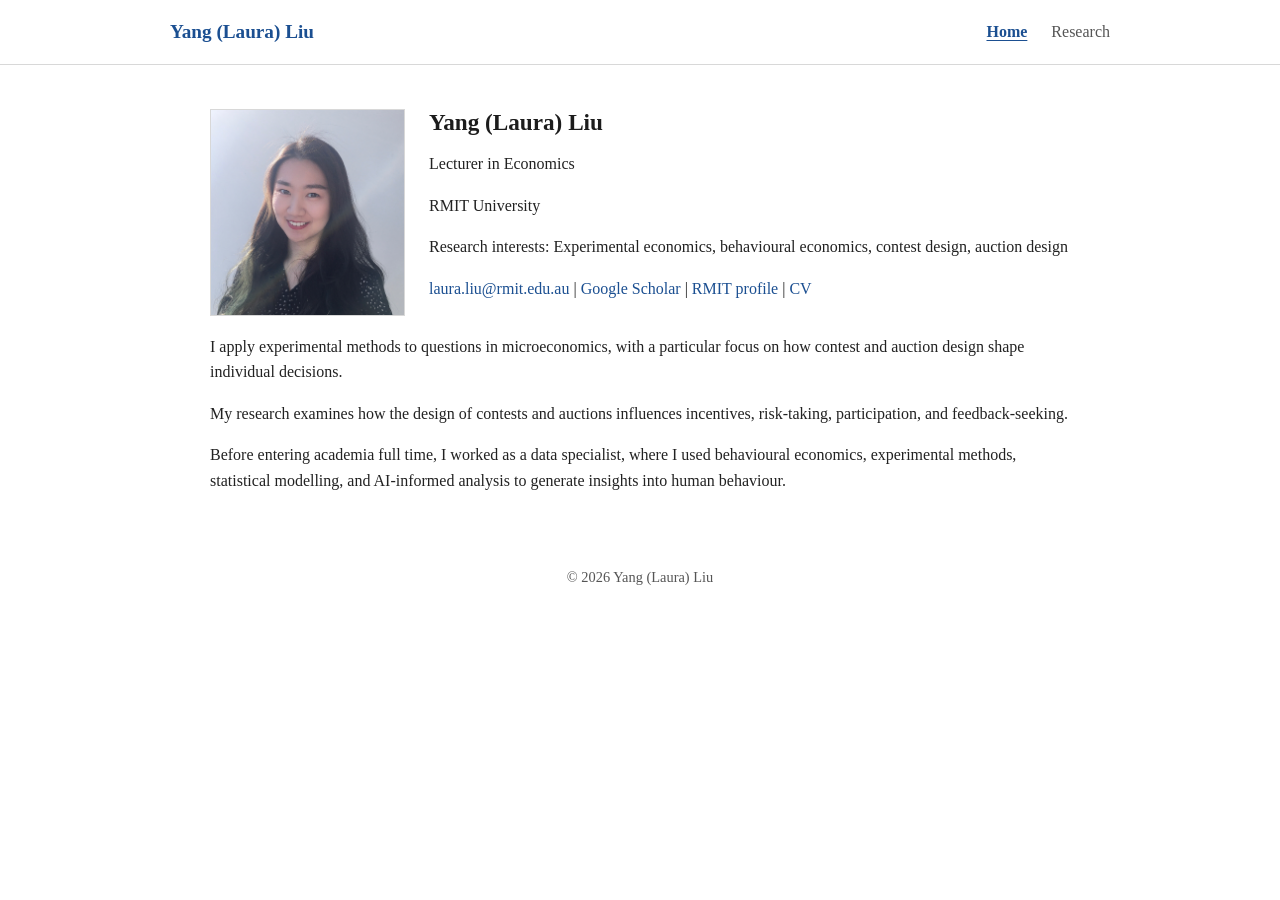
<file: index.html>
<!DOCTYPE html>
<html lang="en">
<head>
  <meta charset="UTF-8">
  <meta name="viewport" content="width=device-width, initial-scale=1.0">
  <title>Yang (Laura) Liu | Lecturer in Economics</title>
  <meta
    name="description"
    content="Academic website for Yang (Laura) Liu, Lecturer in Economics at RMIT University."
  >
  <link rel="canonical" href="https://lauraliu.net/">
  <meta name="theme-color" content="#f7f4ee">
  <meta property="og:type" content="website">
  <meta property="og:title" content="Yang (Laura) Liu | Lecturer in Economics">
  <meta
    property="og:description"
    content="Academic website for Yang (Laura) Liu, Lecturer in Economics at RMIT University."
  >
  <meta property="og:url" content="https://lauraliu.net/">
  <link rel="stylesheet" href="styles.css">
</head>
<body>
  <a class="skip-link" href="#main-content">Skip to content</a>
  <header class="site-header">
    <div class="container header-inner">
      <a class="site-title" href="index.html">Yang (Laura) Liu</a>
      <nav class="site-nav" aria-label="Main navigation">
        <a href="index.html" aria-current="page">Home</a>
        <a href="research.html">Research</a>
      </nav>
    </div>
  </header>

  <main id="main-content">
    <section class="page-section">
      <div class="container narrow">
        <div class="intro-layout">
          <img
            class="profile-portrait"
            src="IMG_2043.JPG"
            alt="Portrait of Yang (Laura) Liu"
          >
          <div class="intro-summary">
            <h2>Yang (Laura) Liu</h2>
            <p>Lecturer in Economics</p>
            <p>RMIT University</p>
            <p>
              Research interests: Experimental economics, behavioural economics,
              contest design, auction design
            </p>
            <p>
              <a href="mailto:laura.liu@rmit.edu.au">laura.liu@rmit.edu.au</a>
              |
              <a href="https://scholar.google.com/citations?user=vFVPQ-MAAAAJ&hl=en" target="_blank" rel="noopener noreferrer">Google Scholar</a>
              |
              <a href="https://www.rmit.edu.au/profiles/l/laura-liu" target="_blank" rel="noopener noreferrer">RMIT profile</a>
              |
              <a href="https://drive.google.com/file/d/1Y7hkm9gHLPEryfQ_EQfa57wWKYTizyvP/view?usp=drive_link" target="_blank" rel="noopener noreferrer">CV</a>
            </p>
          </div>
        </div>
        <div class="intro-body">
          <p>
            I apply experimental methods to questions in microeconomics, with a
            particular focus on how contest and auction design shape individual
            decisions.
          </p>
          <p>
            My research examines how the design of contests and auctions
            influences incentives, risk-taking, participation, and
            feedback-seeking.
          </p>
          <p>
            Before entering academia full time, I worked as a data specialist,
            where I used behavioural economics, experimental methods,
            statistical modelling, and AI-informed analysis to generate
            insights into human behaviour.
          </p>
        </div>
      </div>
    </section>

  </main>

  <footer class="site-footer">
    <div class="container footer-inner">
      <p>&copy; <span id="year">2026</span> Yang (Laura) Liu</p>
    </div>
  </footer>

  <script>
    document.getElementById("year").textContent = new Date().getFullYear();
  </script>
</body>
</html>
</file>
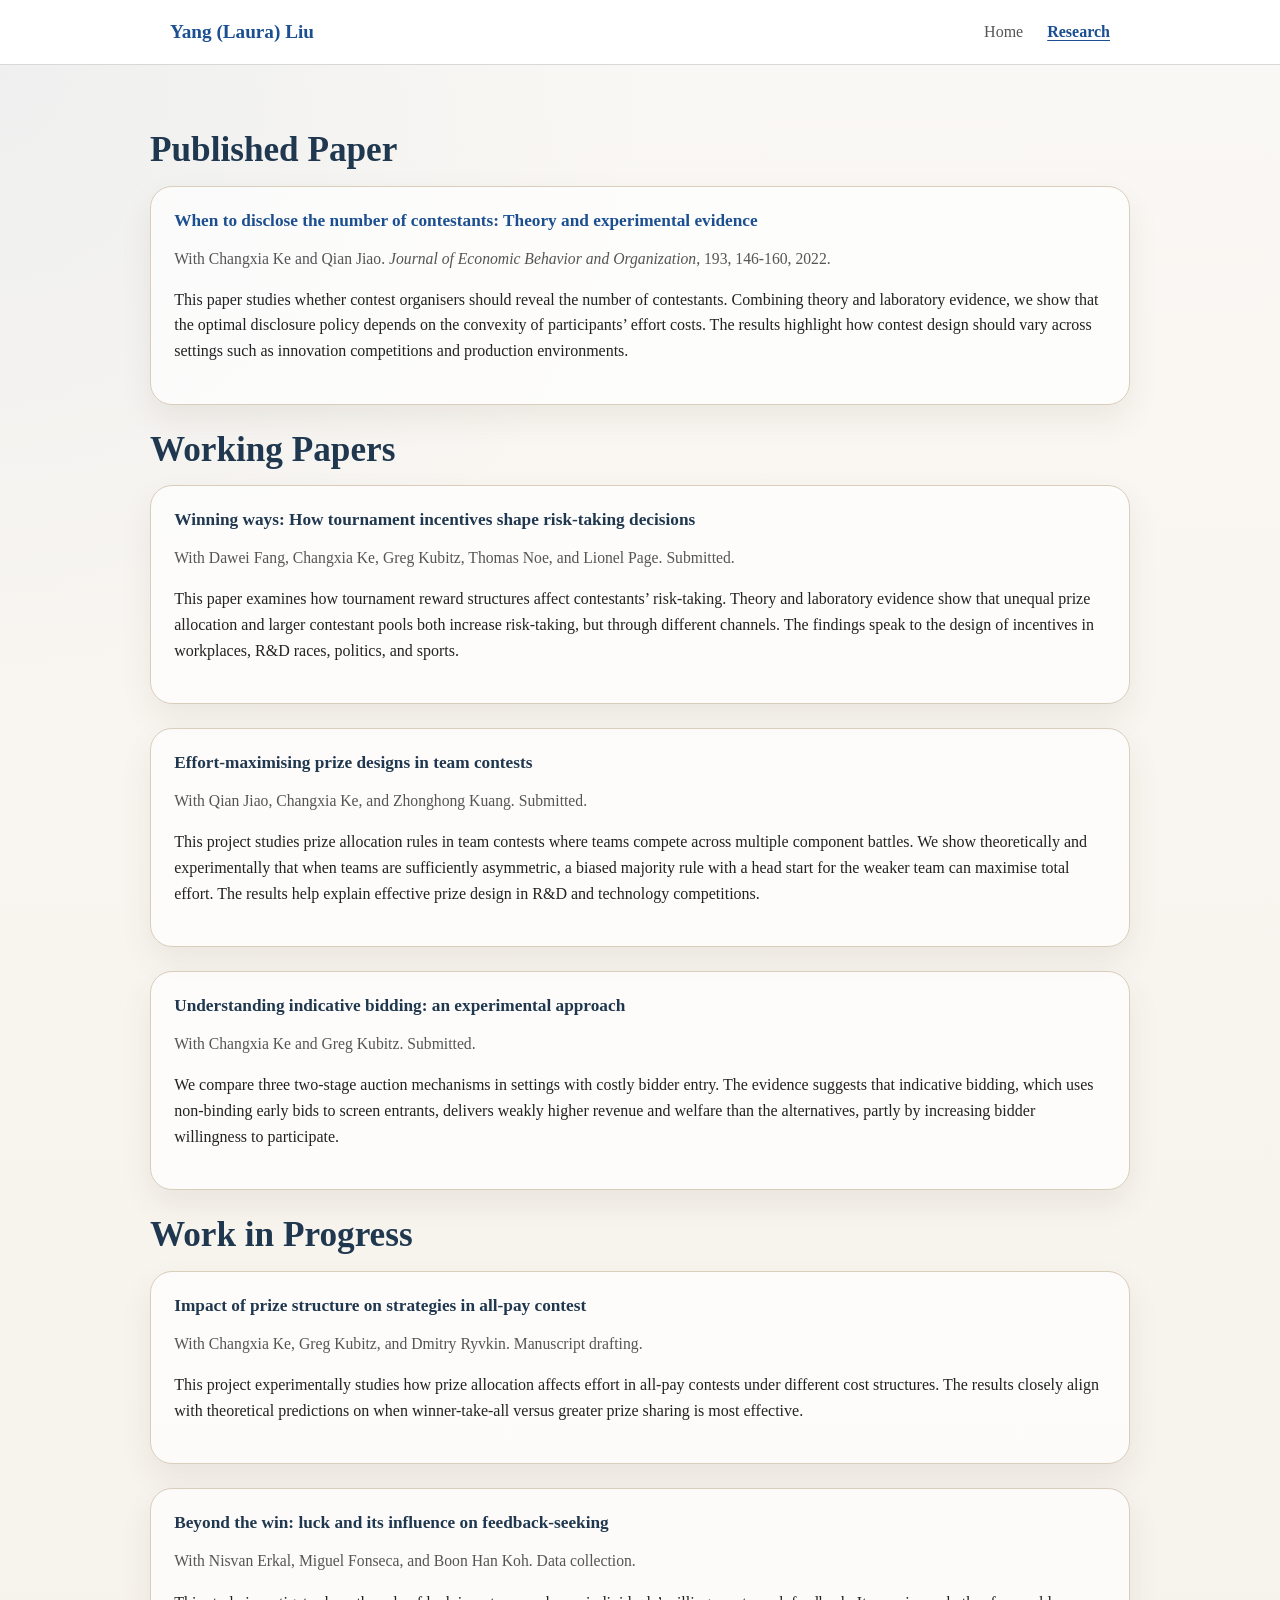
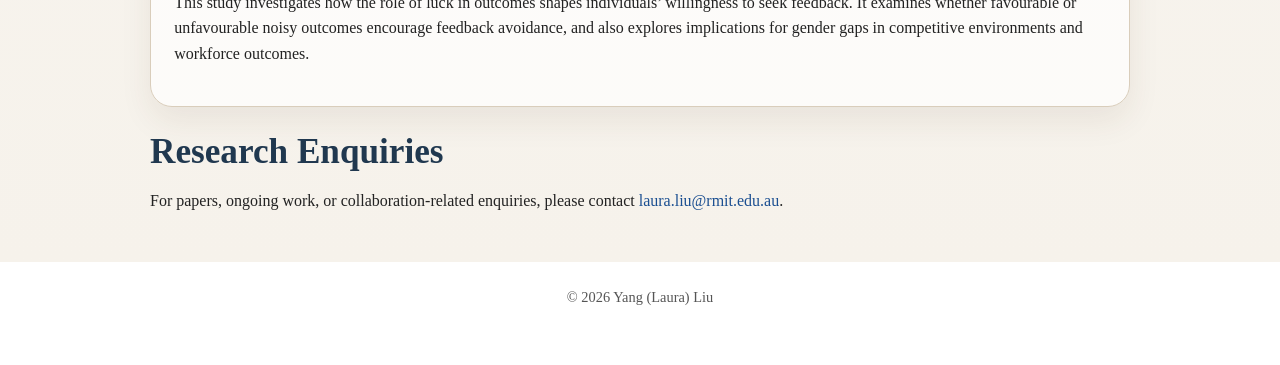
<file: research.html>
<!DOCTYPE html>
<html lang="en">
<head>
  <meta charset="UTF-8">
  <meta name="viewport" content="width=device-width, initial-scale=1.0">
  <title>Research | Yang (Laura) Liu</title>
  <meta
    name="description"
    content="Research by Yang (Laura) Liu in experimental economics, contest design, and auction design."
  >
  <link rel="canonical" href="https://lauraliu.net/research.html">
  <meta name="theme-color" content="#f7f4ee">
  <meta property="og:type" content="website">
  <meta property="og:title" content="Research | Yang (Laura) Liu">
  <meta
    property="og:description"
    content="Research by Yang (Laura) Liu in experimental economics, contest design, and auction design."
  >
  <meta property="og:url" content="https://lauraliu.net/research.html">
  <link rel="stylesheet" href="styles.css">
</head>
<body>
  <a class="skip-link" href="#main-content">Skip to content</a>
  <header class="site-header">
    <div class="container header-inner">
      <a class="site-title" href="index.html">Yang (Laura) Liu</a>
      <nav class="site-nav" aria-label="Main navigation">
        <a href="index.html">Home</a>
        <a href="research.html" aria-current="page">Research</a>
      </nav>
    </div>
  </header>

  <main id="main-content">
    <section class="page-section research-page">
      <div class="container narrow">
      

        <h2>Published Paper</h2>
        <article class="research-item">
          <h3>
            <a href="https://www.sciencedirect.com/science/article/abs/pii/S0167268121004911" target="_blank" rel="noopener noreferrer">
              When to disclose the number of contestants: Theory and experimental evidence
            </a>
          </h3>
          <p class="research-meta">
            With Changxia Ke and Qian Jiao. <em>Journal of Economic Behavior and Organization</em>,
            193, 146-160, 2022.
          </p>
          <p>
            This paper studies whether contest organisers should reveal the
            number of contestants. Combining theory and laboratory evidence, we
            show that the optimal disclosure policy depends on the convexity of
            participants&rsquo; effort costs. The results highlight how contest design
            should vary across settings such as innovation competitions and
            production environments.
          </p>
        </article>

        <h2>Working Papers</h2>
        <article class="research-item">
          <h3>Winning ways: How tournament incentives shape risk-taking decisions</h3>
          <p class="research-meta">
            With Dawei Fang, Changxia Ke, Greg Kubitz, Thomas Noe, and Lionel Page. Submitted.
          </p>
          <p>
            This paper examines how tournament reward structures affect
            contestants&rsquo; risk-taking. Theory and laboratory evidence show that
            unequal prize allocation and larger contestant pools both increase
            risk-taking, but through different channels. The findings speak to
            the design of incentives in workplaces, R&amp;D races, politics, and
            sports.
          </p>
        </article>

        <article class="research-item">
          <h3>Effort-maximising prize designs in team contests</h3>
          <p class="research-meta">
            With Qian Jiao, Changxia Ke, and Zhonghong Kuang. Submitted.
          </p>
          <p>
            This project studies prize allocation rules in team contests where
            teams compete across multiple component battles. We show
            theoretically and experimentally that when teams are sufficiently
            asymmetric, a biased majority rule with a head start for the weaker
            team can maximise total effort. The results help explain effective
            prize design in R&amp;D and technology competitions.
          </p>
        </article>

        <article class="research-item">
          <h3>Understanding indicative bidding: an experimental approach</h3>
          <p class="research-meta">
            With Changxia Ke and Greg Kubitz. Submitted.
          </p>
          <p>
            We compare three two-stage auction mechanisms in settings with
            costly bidder entry. The evidence suggests that indicative bidding,
            which uses non-binding early bids to screen entrants, delivers
            weakly higher revenue and welfare than the alternatives, partly by
            increasing bidder willingness to participate.
          </p>
        </article>

        <h2>Work in Progress</h2>
        <article class="research-item">
          <h3>Impact of prize structure on strategies in all-pay contest</h3>
          <p class="research-meta">
            With Changxia Ke, Greg Kubitz, and Dmitry Ryvkin. Manuscript drafting.
          </p>
          <p>
            This project experimentally studies how prize allocation affects
            effort in all-pay contests under different cost structures. The
            results closely align with theoretical predictions on when
            winner-take-all versus greater prize sharing is most effective.
          </p>
        </article>

        <article class="research-item">
          <h3>Beyond the win: luck and its influence on feedback-seeking</h3>
          <p class="research-meta">
            With Nisvan Erkal, Miguel Fonseca, and Boon Han Koh. Data collection.
          </p>
          <p>
            This study investigates how the role of luck in outcomes shapes
            individuals&rsquo; willingness to seek feedback. It examines whether
            favourable or unfavourable noisy outcomes encourage feedback
            avoidance, and also explores implications for gender gaps in
            competitive environments and workforce outcomes.
          </p>
        </article>

        <h2>Research Enquiries</h2>
        <p>
          For papers, ongoing work, or collaboration-related enquiries, please
          contact <a href="mailto:laura.liu@rmit.edu.au">laura.liu@rmit.edu.au</a>.
        </p>
      </div>
    </section>
  </main>

  <footer class="site-footer">
    <div class="container footer-inner">
      <p>&copy; <span id="year">2026</span> Yang (Laura) Liu</p>
    </div>
  </footer>

  <script>
    document.getElementById("year").textContent = new Date().getFullYear();
  </script>
</body>
</html>
</file>
<file: styles.css>
:root {
  --bg: #ffffff;
  --text: #222222;
  --muted: #555555;
  --line: #d8d8d8;
  --accent: #1b4f91;
  --max-width: 940px;
}

*,
*::before,
*::after {
  box-sizing: border-box;
}

html {
  scroll-behavior: smooth;
}

body {
  margin: 0;
  font-family: Georgia, "Times New Roman", Times, serif;
  color: var(--text);
  background: var(--bg);
  line-height: 1.6;
}

a {
  color: var(--accent);
  text-decoration: none;
}

a:hover,
a:focus {
  text-decoration: underline;
}

img {
  max-width: 100%;
  display: block;
}

.container {
  width: min(100% - 2rem, var(--max-width));
  margin: 0 auto;
}

.narrow {
  width: min(100% - 2rem, 860px);
}

.site-header {
  background: #ffffff;
  border-bottom: 1px solid var(--line);
}

.skip-link {
  position: absolute;
  left: 1rem;
  top: -3rem;
  padding: 0.65rem 0.9rem;
  background: var(--accent);
  color: #ffffff;
  border-radius: 0 0 0.75rem 0.75rem;
  z-index: 20;
}

.skip-link:focus {
  top: 0;
}

.header-inner {
  display: flex;
  align-items: center;
  justify-content: space-between;
  gap: 1.5rem;
  min-height: 4rem;
}

.site-title {
  font-size: 1.2rem;
  font-weight: 700;
  letter-spacing: 0;
}

.site-nav {
  display: flex;
  flex-wrap: wrap;
  justify-content: flex-end;
  gap: 1rem 1.5rem;
}

.site-nav a {
  font-size: 1rem;
  color: var(--muted);
}

.site-nav a[aria-current="page"] {
  color: var(--accent);
  font-weight: 700;
  text-decoration: underline;
  text-underline-offset: 0.18em;
}

h1,
h2,
h3 {
  margin: 0 0 0.9rem;
  line-height: 1.2;
  color: #1c1c1c;
}

h1 { font-size: clamp(2rem, 5vw, 2.8rem); }

h2 { font-size: 1.45rem; }

h3 { font-size: 1.08rem; }

p {
  margin: 0 0 1rem;
}

.page-section {
  padding: 2.75rem 0 2rem;
}

.page-section + .page-section {
  border-top: 1px solid var(--line);
}

.intro-layout {
  display: flex;
  align-items: flex-start;
  gap: 1.5rem;
}

.intro-summary {
  min-width: 0;
}

.intro-body {
  margin-top: 1rem;
}

.profile-portrait {
  display: block;
  width: 195px;
  height: auto;
  margin: 0;
  border: 1px solid var(--line);
  background: #f5f5f5;
}

.research-item {
  margin-bottom: 1.25rem;
}

.research-meta {
  color: var(--muted);
  font-size: 0.95rem;
}

.research-page {
  background:
    radial-gradient(circle at top left, rgba(27, 79, 145, 0.05), transparent 30%),
    linear-gradient(180deg, #faf8f4 0%, #f6f2eb 100%);
}

.research-page .container.narrow {
  width: min(100% - 2rem, 980px);
}

.research-page h1,
.research-page h2,
.research-page h3 {
  color: #20384f;
}

.research-page h2 {
  font-size: clamp(1.8rem, 3vw, 2.2rem);
  margin-top: 1.25rem;
}

.research-page .research-item {
  padding: 1.5rem 1.45rem;
  margin-bottom: 1.5rem;
  background: rgba(255, 255, 255, 0.72);
  border: 1px solid #d9cdbb;
  border-radius: 22px;
  box-shadow: 0 14px 32px rgba(74, 55, 24, 0.08);
}

.research-page .research-meta {
  font-size: 0.98rem;
}

.research-page .page-section + .page-section,
.research-page.page-section + .page-section {
  border-top: none;
}

.not-found {
  min-height: calc(100vh - 14rem);
  display: grid;
  align-items: center;
}

.not-found-card {
  padding: 2rem;
  border: 1px solid var(--line);
}

.site-footer {
  padding: 1.5rem 0 2.5rem;
}

.footer-inner {
  display: flex;
  flex-wrap: wrap;
  justify-content: space-between;
  gap: 0.5rem 1rem;
  color: var(--muted);
  font-size: 0.9rem;
}

.footer-inner p:first-child {
  width: 100%;
  text-align: center;
}

@media (max-width: 860px) {
  .header-inner,
  .footer-inner {
    flex-direction: column;
    align-items: flex-start;
  }

  .site-nav {
    justify-content: flex-start;
  }

  .intro-layout {
    flex-direction: column;
  }
}

@media (max-width: 560px) {
  body {
    font-size: 0.98rem;
  }

  .container,
  .narrow {
    width: min(100% - 1.25rem, var(--max-width));
  }
}
</file>
